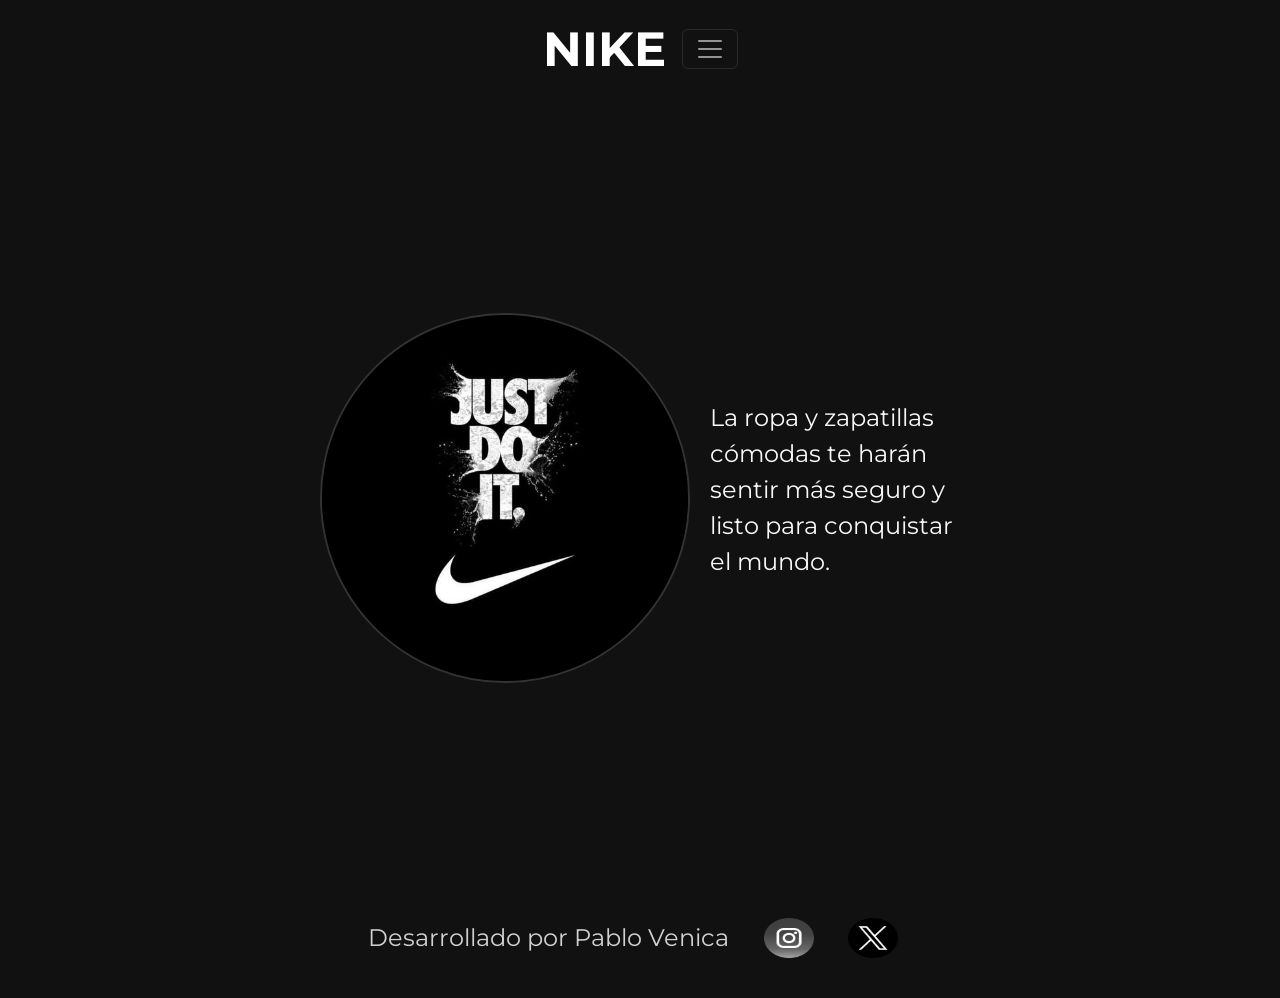
<file: index.html>
<!DOCTYPE html>
<html lang="es">
<head>
    <meta charset="UTF-8">
    <meta name="viewport" content="width=device-width, initial-scale=1.0">
    <title>Nike</title>
    <meta name="description" content="Explora la colección de ropa y zapatillas Nike. Con la comodidad de Nike, conquista el mundo con estilo y confianza.">
    <meta name="keywords" content="Nike, fan page, ropa deportiva, zapatillas, estilo, comodidad">
    <meta name="robots" content="index, follow">
    <link rel="stylesheet" href="https://cdn.jsdelivr.net/npm/bootstrap@5.3.3/dist/css/bootstrap.min.css">
    <script src="https://cdn.jsdelivr.net/npm/@popperjs/core@2.11.8/dist/umd/popper.min.js" integrity="sha384-I7E8VVD/ismYTF4hNIPjVp/Zjvgyol6VFvRkX/vR+Vc4jQkC+hVqc2pM8ODewa9r" crossorigin="anonymous"></script>
    <script src="https://cdn.jsdelivr.net/npm/bootstrap@5.3.3/dist/js/bootstrap.min.js" integrity="sha384-0pUGZvbkm6XF6gxjEnlmuGrJXVbNuzT9qBBavbLwCsOGabYfZo0T0to5eqruptLy" crossorigin="anonymous"></script>
    <link rel="stylesheet" href="./css/style.css">
</head>
<body>
    <header>
          <nav class="navbar navbar-dark bg-dark">
            <div class="container-fluid">
              <a class="navbar-brand text-white" href="#">NIKE</a>
              <button class="navbar-toggler" type="button" data-bs-toggle="offcanvas" data-bs-target="#offcanvasNavbar" aria-controls="offcanvasNavbar" aria-label="Toggle navigation">
                <span class="navbar-toggler-icon"></span>
              </button>
              <div class="offcanvas offcanvas-end bg-dark text-white" tabindex="-1" id="offcanvasNavbar" aria-labelledby="offcanvasNavbarLabel">
                <div class="offcanvas-header">
                  <h5 class="offcanvas-title text-white" id="offcanvasNavbarLabel">MENÚ</h5>
                  <button type="button" class="btn-close btn-close-white" data-bs-dismiss="offcanvas" aria-label="Close"></button>
                </div>
                <div class="offcanvas-body">
                  <ul class="navbar-nav justify-content-end flex-grow-1 pe-3">
                    <li class="nav-item">
                      <a class="nav-link active text-white" aria-current="page" href="#">Inicio</a>
                    </li>
                    <li class="nav-item">
                      <a class="nav-link text-white" href="./pages/historia.html">Historia</a>
                    </li>
                    <li class="nav-item">
                      <a class="nav-link text-white" href="./pages/productos.html">Productos</a>
                    </li>
                    <li class="nav-item">
                      <a class="nav-link text-white" href="./pages/staff.html">Staff</a>
                    </li>
                    <li class="nav-item">
                      <a class="nav-link text-white" href="./pages/contacto.html">Contacto</a>
                    </li>
                    <li class="nav-item">
                      <a class="nav-link text-white" href="./pages/edicionesespeciales.html">Ediciones Especiales</a>
                    </li>
                  </ul>
                </div>
              </div>
            </div>
          </nav>
    </header>
    <main>
        <div class="index-main">
            <img src="./assets/imagenes/logo.jpg" alt="Logo de Nike" class="img-inicio">
            <p class="frase">La ropa y zapatillas cómodas te harán sentir más seguro y listo para conquistar el mundo.</p>
        </div>
    </main>
    <footer>
        <div class="footer-content">
            <p>Desarrollado por Pablo Venica</p>
            <div class="icons">
                <a href="https://www.instagram.com/nike/" target="_blank"><img src="./assets/imagenes/logo_ig.png" alt="Logo de Instagram"></a>
                <a href="https://x.com/nikestore" target="_blank"> <img src="./assets/imagenes/logo_x.jpg" alt="Logo de Twitter/X"></a>
            </div>
        </div>
    </footer>
</body>
</html>
</file>
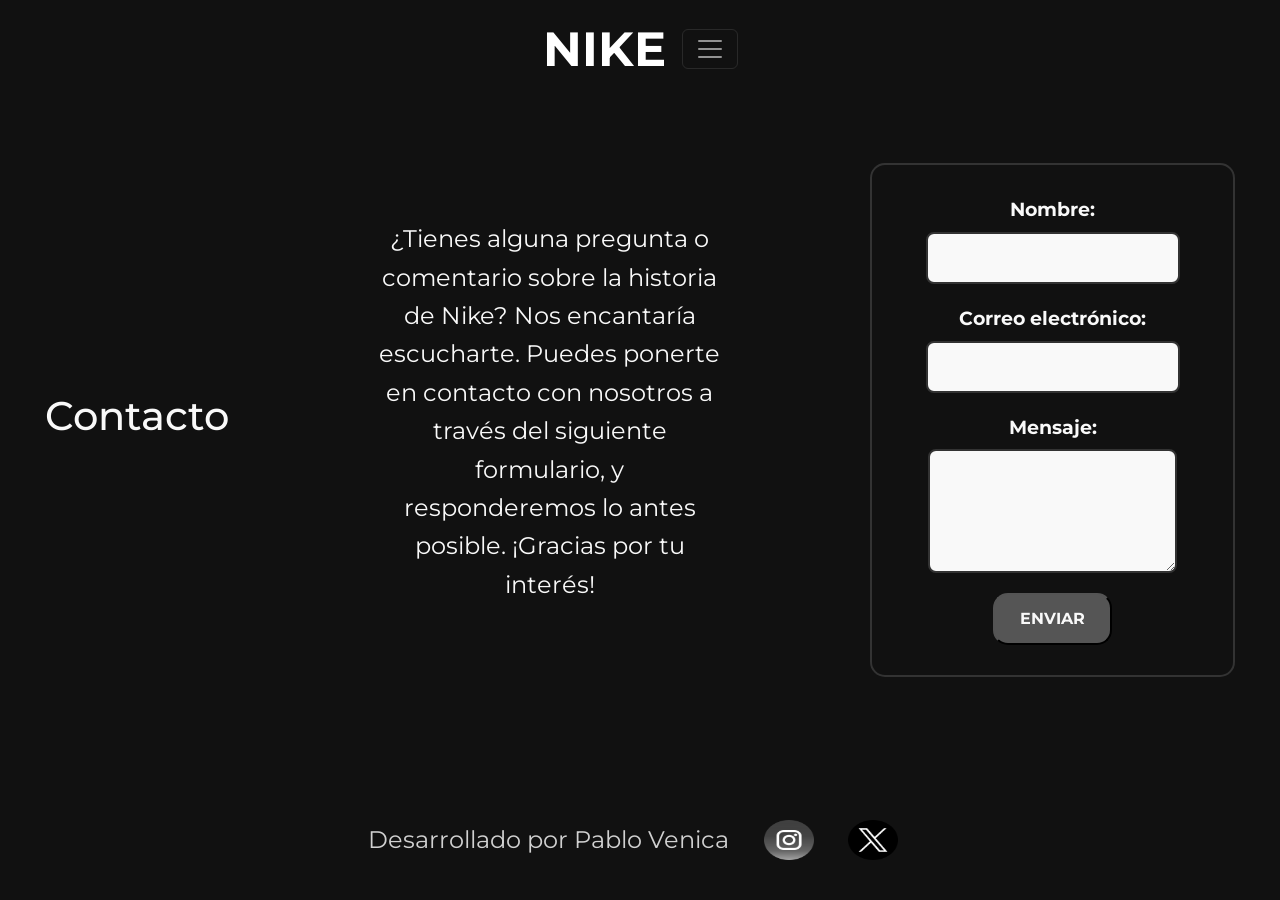
<file: pages/contacto.html>
<!DOCTYPE html>
<html lang="es">
<head>
    <meta charset="UTF-8">
    <meta name="viewport" content="width=device-width, initial-scale=1.0">
    <title>Nike</title>
    <link rel="stylesheet" href="https://cdn.jsdelivr.net/npm/bootstrap@5.3.3/dist/css/bootstrap.min.css">
    <script src="https://cdn.jsdelivr.net/npm/@popperjs/core@2.11.8/dist/umd/popper.min.js" integrity="sha384-I7E8VVD/ismYTF4hNIPjVp/Zjvgyol6VFvRkX/vR+Vc4jQkC+hVqc2pM8ODewa9r" crossorigin="anonymous"></script>
    <script src="https://cdn.jsdelivr.net/npm/bootstrap@5.3.3/dist/js/bootstrap.min.js" integrity="sha384-0pUGZvbkm6XF6gxjEnlmuGrJXVbNuzT9qBBavbLwCsOGabYfZo0T0to5eqruptLy" crossorigin="anonymous"></script>
    <link rel="stylesheet" href="../css/style.css">
</head>
<body>
    <header>
        <nav class="navbar navbar-dark bg-dark">
            <div class="container-fluid">
              <a class="navbar-brand text-white" href="../index.html">NIKE</a>
              <button class="navbar-toggler" type="button" data-bs-toggle="offcanvas" data-bs-target="#offcanvasNavbar" aria-controls="offcanvasNavbar" aria-label="Toggle navigation">
                <span class="navbar-toggler-icon"></span>
              </button>
              <div class="offcanvas offcanvas-end bg-dark text-white" tabindex="-1" id="offcanvasNavbar" aria-labelledby="offcanvasNavbarLabel">
                <div class="offcanvas-header">
                  <h5 class="offcanvas-title text-white" id="offcanvasNavbarLabel">MENÚ</h5>
                  <button type="button" class="btn-close btn-close-white" data-bs-dismiss="offcanvas" aria-label="Close"></button>
                </div>
                <div class="offcanvas-body">
                  <ul class="navbar-nav justify-content-end flex-grow-1 pe-3">
                    <li class="nav-item">
                      <a class="nav-link active text-white" aria-current="page" href="../index.html">Inicio</a>
                    </li>
                    <li class="nav-item">
                      <a class="nav-link text-white" href="../pages/historia.html">Historia</a>
                    </li>
                    <li class="nav-item">
                      <a class="nav-link text-white" href="../pages/productos.html">Productos</a>
                    </li>
                    <li class="nav-item">
                      <a class="nav-link text-white" href="../pages/staff.html">Staff</a>
                    </li>
                    <li class="nav-item">
                      <a class="nav-link text-white" href="#">Contacto</a>
                    </li>
                    <li class="nav-item">
                        <a class="nav-link text-white" href="../pages/edicionesespeciales.html">Ediciones Especiales</a>
                    </li>
                    </li>
                  </ul>
                </div>
              </div>
            </div>
          </nav>
    </header>
    <main>
        <section>
          <div class="titulos">
            <h1>Contacto</h1>
          </div>
            <p class="contacto">¿Tienes alguna pregunta o comentario sobre la historia de Nike? Nos encantaría escucharte. Puedes ponerte en contacto con nosotros a través del siguiente formulario, y responderemos lo antes posible. ¡Gracias por tu interés!</p>
            <form action="#" method="post" class="contact-form">
                <label for="name">Nombre:</label>
                <input type="text" id="name" name="name" required>

                <label for="email">Correo electrónico:</label>
                <input type="email" id="email" name="email" required>

                <label for="message">Mensaje:</label>
                <textarea id="message" name="message" rows="4" required></textarea>

                <button type="submit">Enviar</button>
            </form>
        </section>
    </main>
    <footer>
        <div class="footer-content">
            <p>Desarrollado por Pablo Venica</p>
            <div class="icons">
                <a href="https://www.instagram.com/nike/" target="_blank"><img src="../assets/imagenes/logo_ig.png" alt="Logo de Instagram"></a>
                <a href="https://x.com/nikestore" target="_blank"> <img src="../assets/imagenes/logo_x.jpg" alt="Logo de Twitter/X"></a>
            </div>
        </div>
    </footer>
</body>
</html>
</file>
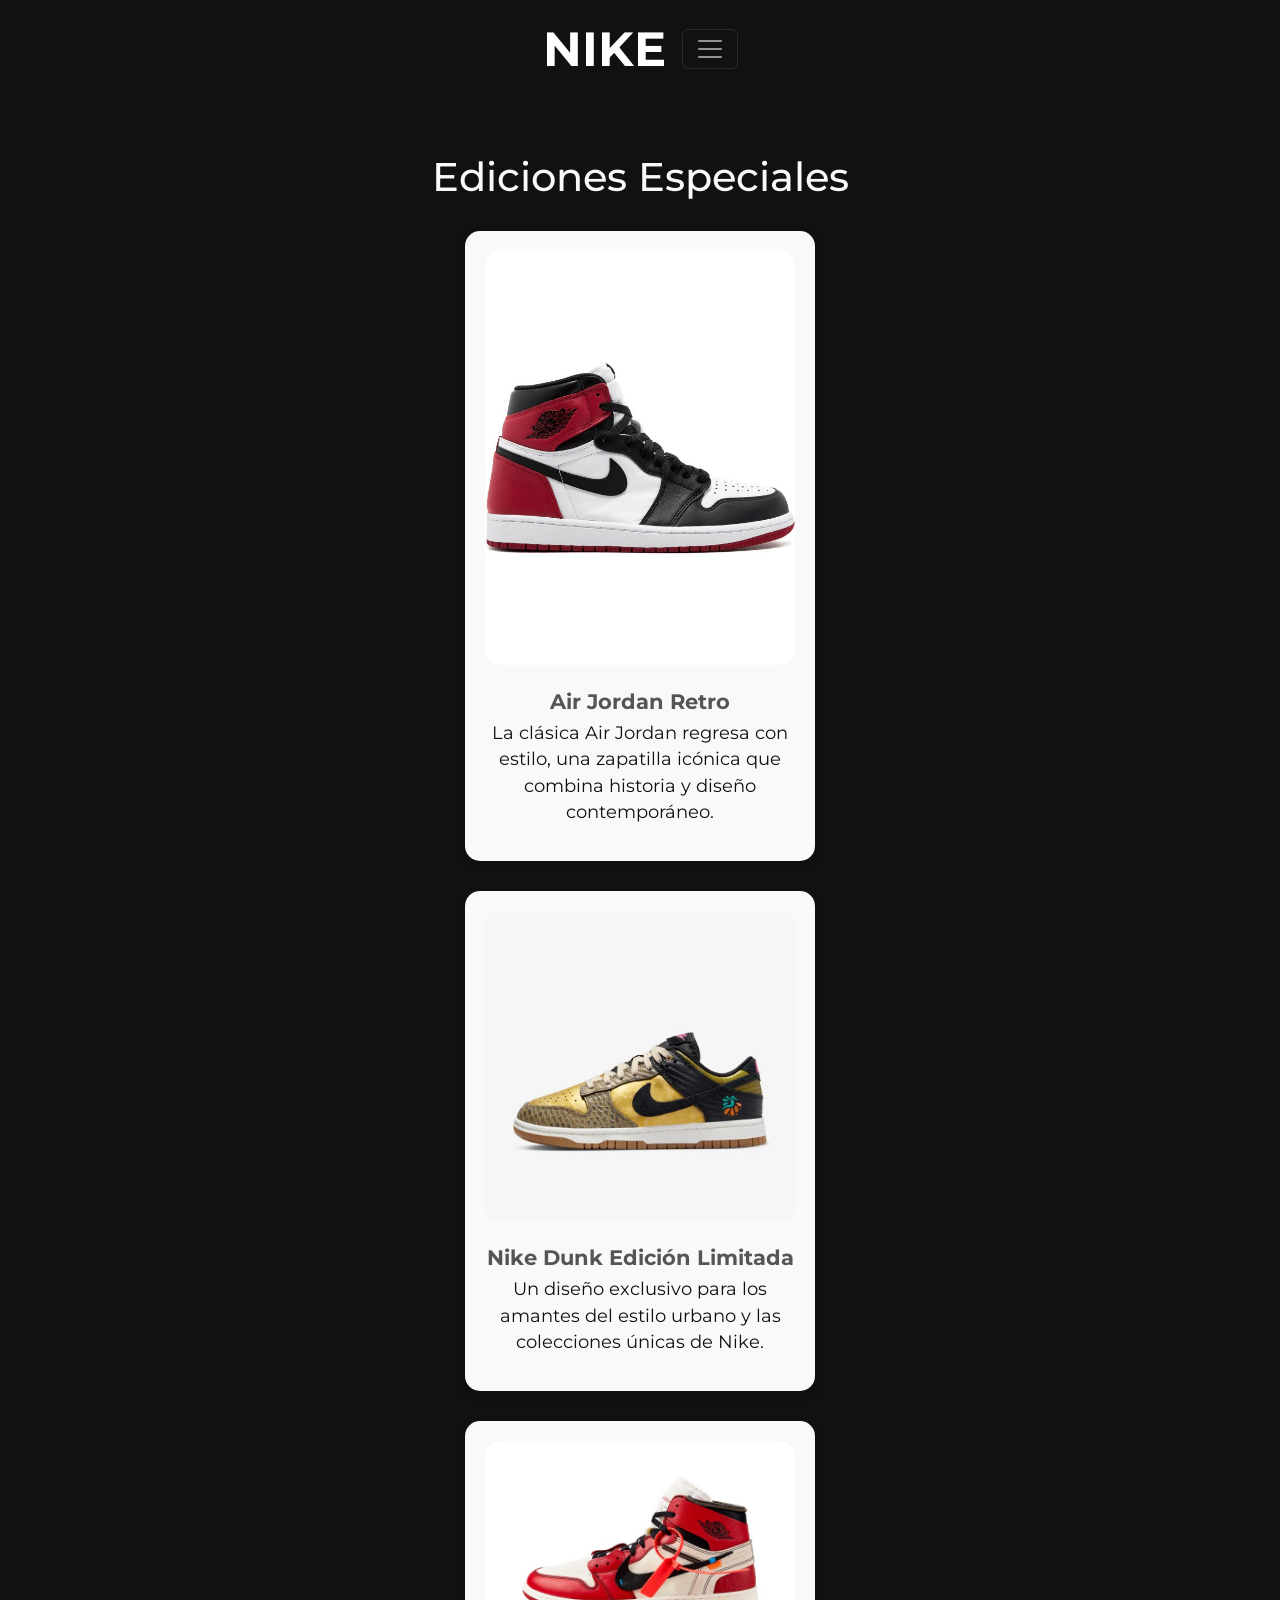
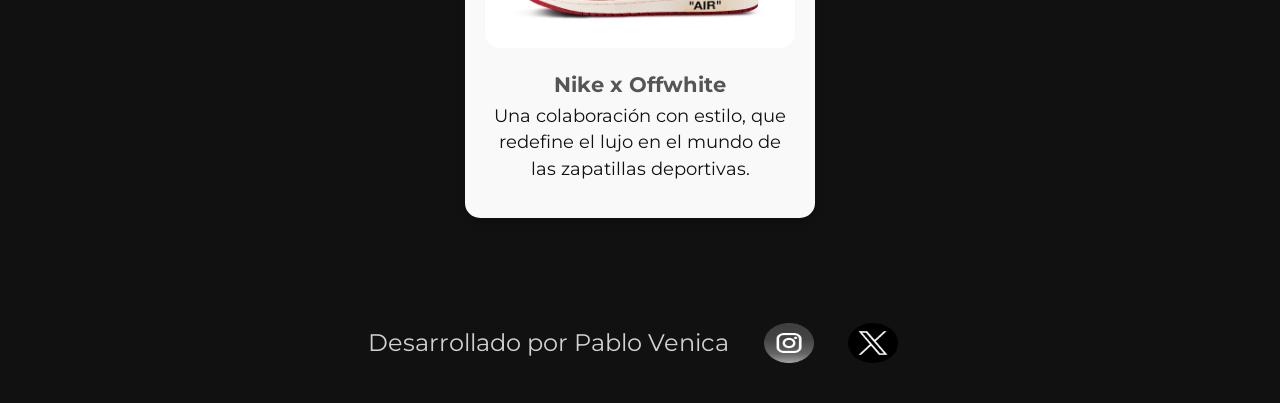
<file: pages/edicionesespeciales.html>
<!DOCTYPE html>
<html lang="es">
<head>
    <meta charset="UTF-8">
    <meta name="viewport" content="width=device-width, initial-scale=1.0">
    <title>Ediciones Especiales | Nike</title>
    <link rel="stylesheet" href="https://cdn.jsdelivr.net/npm/bootstrap@5.3.3/dist/css/bootstrap.min.css">
    <script src="https://cdn.jsdelivr.net/npm/@popperjs/core@2.11.8/dist/umd/popper.min.js" integrity="sha384-I7E8VVD/ismYTF4hNIPjVp/Zjvgyol6VFvRkX/vR+Vc4jQkC+hVqc2pM8ODewa9r" crossorigin="anonymous"></script>
    <script src="https://cdn.jsdelivr.net/npm/bootstrap@5.3.3/dist/js/bootstrap.min.js" integrity="sha384-0pUGZvbkm6XF6gxjEnlmuGrJXVbNuzT9qBBavbLwCsOGabYfZo0T0to5eqruptLy" crossorigin="anonymous"></script>
    <link rel="stylesheet" href="../css/style.css">
</head>
<body>
    <header>
        <nav class="navbar navbar-dark bg-dark">
            <div class="container-fluid">
              <a class="navbar-brand text-white" href="../index.html">NIKE</a>
              <button class="navbar-toggler" type="button" data-bs-toggle="offcanvas" data-bs-target="#offcanvasNavbar" aria-controls="offcanvasNavbar" aria-label="Toggle navigation">
                <span class="navbar-toggler-icon"></span>
              </button>
              <div class="offcanvas offcanvas-end bg-dark text-white" tabindex="-1" id="offcanvasNavbar" aria-labelledby="offcanvasNavbarLabel">
                <div class="offcanvas-header">
                  <h5 class="offcanvas-title text-white" id="offcanvasNavbarLabel">MENÚ</h5>
                  <button type="button" class="btn-close btn-close-white" data-bs-dismiss="offcanvas" aria-label="Close"></button>
                </div>
                <div class="offcanvas-body">
                  <ul class="navbar-nav justify-content-end flex-grow-1 pe-3">
                    <li class="nav-item">
                      <a class="nav-link active text-white" aria-current="page" href="../index.html">Inicio</a>
                    </li>
                    <li class="nav-item">
                      <a class="nav-link text-white" href="../pages/historia.html">Historia</a>
                    </li>
                    <li class="nav-item">
                      <a class="nav-link text-white" href="../pages/productos.html">Productos</a>
                    </li>
                    <li class="nav-item">
                      <a class="nav-link text-white" href="../pages/staff.html">Staff</a>
                    </li>
                    <li class="nav-item">
                      <a class="nav-link text-white" href="../pages/contacto.html">Contacto</a>
                    </li>
                    <li class="nav-item">
                      <a class="nav-link text-white" href="../pages/edicionesespeciales.html">Ediciones Especiales</a>
                    </li>
                  </ul>
                </div>
              </div>
            </div>
          </nav>
    </header>

    <!-- Sección Principal de Ediciones Especiales -->
    <main>
        <div class="ediciones-especiales-main">
            <h1 class="ediciones-especiales-title">Ediciones Especiales</h1>

            <!-- Primera Edición Especial -->
            <div class="edicion-especial">
                <img src="../assets/imagenes/air_jordan.jpg" alt="Air Jordan Retro" class="img-edicion">
                <h2 class="edicion-titulo">Air Jordan Retro</h2>
                <p class="edicion-descripcion">La clásica Air Jordan regresa con estilo, una zapatilla icónica que combina historia y diseño contemporáneo.</p>
            </div>

            <!-- Segunda Edición Especial -->
            <div class="edicion-especial">
                <img src="../assets/imagenes/nike_dunk.jpg" alt="Nike Dunk Edición Limitada" class="img-edicion">
                <h2 class="edicion-titulo">Nike Dunk Edición Limitada</h2>
                <p class="edicion-descripcion">Un diseño exclusivo para los amantes del estilo urbano y las colecciones únicas de Nike.</p>
            </div>

            <!-- Tercera Edición Especial -->
            <div class="edicion-especial">
                <img src="../assets/imagenes/collab_lux.jpg" alt="Colaboración Nike x Marca de Lujo" class="img-edicion">
                <h2 class="edicion-titulo">Nike x Offwhite</h2>
                <p class="edicion-descripcion">Una colaboración con estilo, que redefine el lujo en el mundo de las zapatillas deportivas.</p>
            </div>
        </div>
    </main>
    <footer>
        <div class="footer-content">
            <p>Desarrollado por Pablo Venica</p>
            <div class="icons">
                <a href="https://www.instagram.com/nike/" target="_blank"><img src="../assets/imagenes/logo_ig.png" alt="Logo de Instagram"></a>
                <a href="https://x.com/nikestore" target="_blank"><img src="../assets/imagenes/logo_x.jpg" alt="Logo de Twitter/X"></a>
            </div>
        </div>
    </footer>
</body>
</html>
</file>
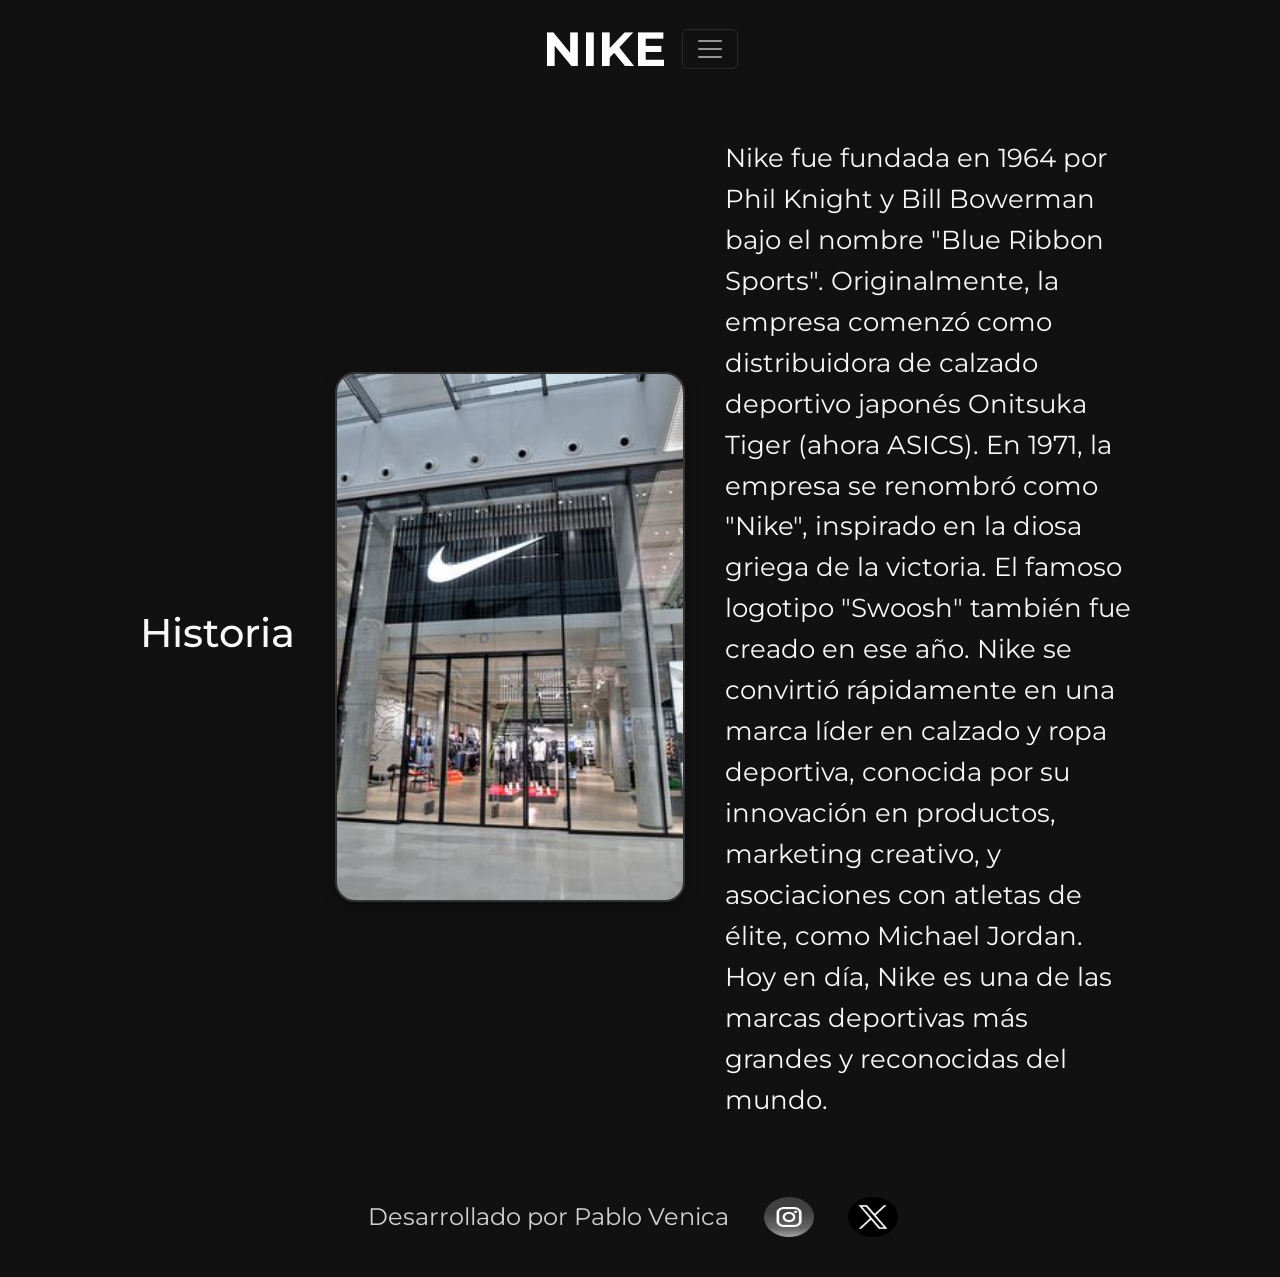
<file: pages/historia.html>
<!DOCTYPE html>
<html lang="es">
<head>
    <meta charset="UTF-8">
    <meta name="viewport" content="width=device-width, initial-scale=1.0">
    <title>Nike</title>
    <link rel="stylesheet" href="https://cdn.jsdelivr.net/npm/bootstrap@5.3.3/dist/css/bootstrap.min.css">
    <script src="https://cdn.jsdelivr.net/npm/@popperjs/core@2.11.8/dist/umd/popper.min.js" integrity="sha384-I7E8VVD/ismYTF4hNIPjVp/Zjvgyol6VFvRkX/vR+Vc4jQkC+hVqc2pM8ODewa9r" crossorigin="anonymous"></script>
    <script src="https://cdn.jsdelivr.net/npm/bootstrap@5.3.3/dist/js/bootstrap.min.js" integrity="sha384-0pUGZvbkm6XF6gxjEnlmuGrJXVbNuzT9qBBavbLwCsOGabYfZo0T0to5eqruptLy" crossorigin="anonymous"></script>
    <link rel="stylesheet" href="../css/style.css">
</head>
<body>
    <header>
        <nav class="navbar navbar-dark bg-dark">
            <div class="container-fluid">
              <a class="navbar-brand text-white" href="../index.html">NIKE</a>
              <button class="navbar-toggler" type="button" data-bs-toggle="offcanvas" data-bs-target="#offcanvasNavbar" aria-controls="offcanvasNavbar" aria-label="Toggle navigation">
                <span class="navbar-toggler-icon"></span>
              </button>
              <div class="offcanvas offcanvas-end bg-dark text-white" tabindex="-1" id="offcanvasNavbar" aria-labelledby="offcanvasNavbarLabel">
                <div class="offcanvas-header">
                  <h5 class="offcanvas-title text-white" id="offcanvasNavbarLabel">MENÚ</h5>
                  <button type="button" class="btn-close btn-close-white" data-bs-dismiss="offcanvas" aria-label="Close"></button>
                </div>
                <div class="offcanvas-body">
                  <ul class="navbar-nav justify-content-end flex-grow-1 pe-3">
                    <li class="nav-item">
                      <a class="nav-link active text-white" aria-current="page" href="../index.html">Inicio</a>
                    </li>
                    <li class="nav-item">
                      <a class="nav-link text-white" href="#">Historia</a>
                    </li>
                    <li class="nav-item">
                      <a class="nav-link text-white" href="../pages/productos.html">Productos</a>
                    </li>
                    <li class="nav-item">
                      <a class="nav-link text-white" href="../pages/staff.html">Staff</a>
                    </li>
                    <li class="nav-item">
                      <a class="nav-link text-white" href="../pages/contacto.html">Contacto</a>
                    </li>
                    <li class="nav-item">
                      <a class="nav-link text-white" href="../pages/edicionesespeciales.html">Ediciones Especiales</a>
                    </li>
                  </ul>
                </div>
              </div>
            </div>
          </nav>
    </header>
    <main>
        <div class="historia-main">
          <div class="titulos">
            <h1>Historia</h1>
          </div>
            <img src="../assets/imagenes/imagen.jpg" alt="Imagen histórica de Nike" class="img-historia">
            <p class="historia">Nike fue fundada en 1964 por Phil Knight y Bill Bowerman bajo el nombre "Blue Ribbon Sports". Originalmente, la empresa comenzó como distribuidora de calzado deportivo japonés Onitsuka Tiger (ahora ASICS). En 1971, la empresa se renombró como "Nike", inspirado en la diosa griega de la victoria. El famoso logotipo "Swoosh" también fue creado en ese año. Nike se convirtió rápidamente en una marca líder en calzado y ropa deportiva, conocida por su innovación en productos, marketing creativo, y asociaciones con atletas de élite, como Michael Jordan. Hoy en día, Nike es una de las marcas deportivas más grandes y reconocidas del mundo.</p>
        </div>
    </main>
    <footer>
        <div class="footer-content">
            <p>Desarrollado por Pablo Venica</p>
            <div class="icons">
                <a href="https://www.instagram.com/nike/" target="_blank"><img src="../assets/imagenes/logo_ig.png" alt="Logo de Instagram"></a>
                <a href="https://x.com/nikestore" target="_blank"> <img src="../assets/imagenes/logo_x.jpg" alt="Logo de Twitter/X"></a>
            </div>
        </div>
    </footer>
</body>
</html>
</file>
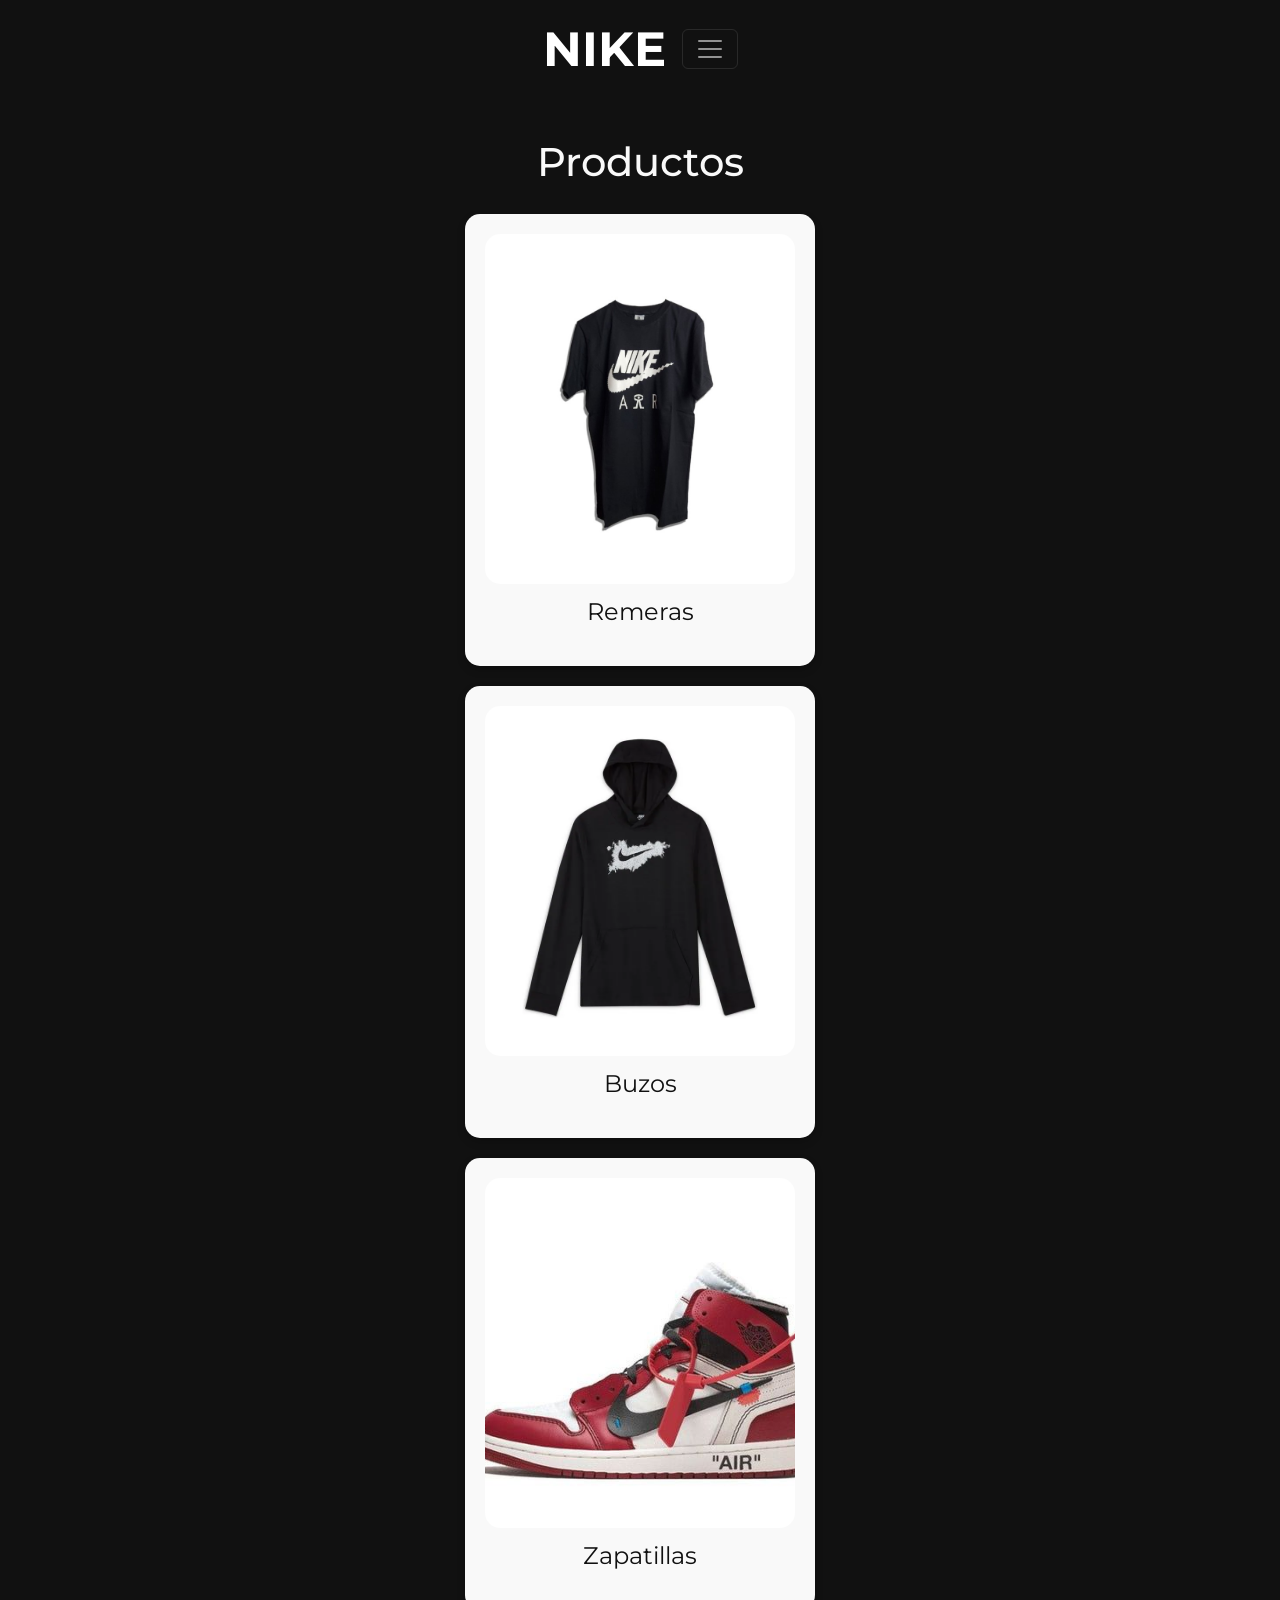
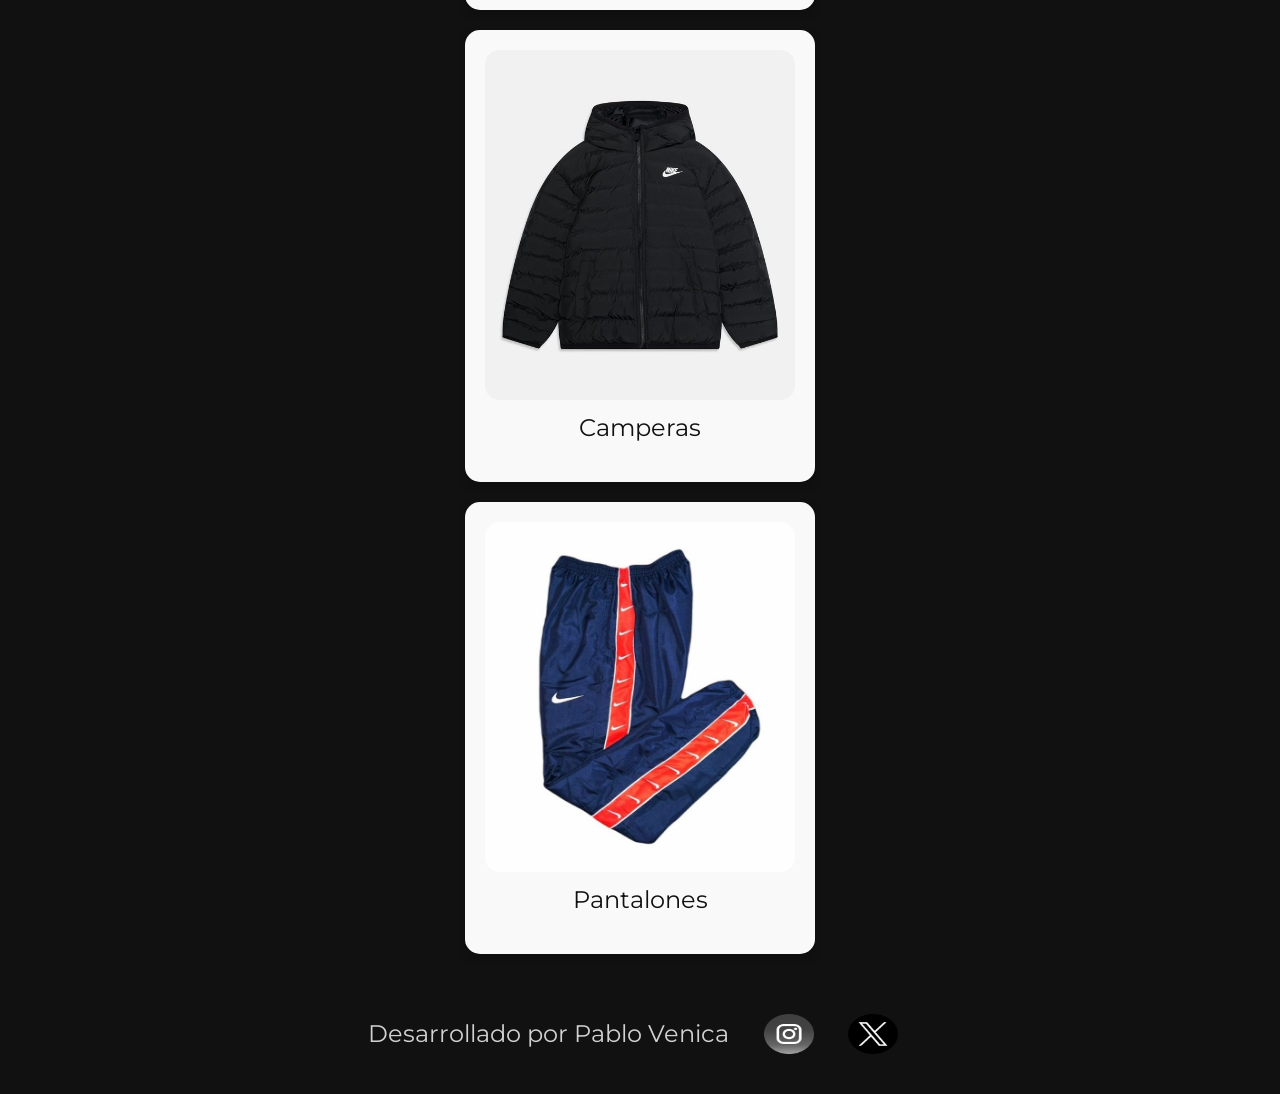
<file: pages/productos.html>
<!DOCTYPE html>
<html lang="es">
<head>
    <meta charset="UTF-8">
    <meta name="viewport" content="width=device-width, initial-scale=1.0">
    <title>Nike</title>
    <meta name="description" content="Explora la colección de ropa y zapatillas Nike. Con la comodidad de Nike, conquista el mundo con estilo y confianza.">
    <meta name="keywords" content="Nike, fan page, ropa deportiva, zapatillas, estilo, comodidad">
    <meta name="robots" content="index, follow">
    <link rel="stylesheet" href="https://cdn.jsdelivr.net/npm/bootstrap@5.3.3/dist/css/bootstrap.min.css">
    <script src="https://cdn.jsdelivr.net/npm/@popperjs/core@2.11.8/dist/umd/popper.min.js" integrity="sha384-I7E8VVD/ismYTF4hNIPjVp/Zjvgyol6VFvRkX/vR+Vc4jQkC+hVqc2pM8ODewa9r" crossorigin="anonymous"></script>
    <script src="https://cdn.jsdelivr.net/npm/bootstrap@5.3.3/dist/js/bootstrap.min.js" integrity="sha384-0pUGZvbkm6XF6gxjEnlmuGrJXVbNuzT9qBBavbLwCsOGabYfZo0T0to5eqruptLy" crossorigin="anonymous"></script>
    <link rel="stylesheet" href="../css/style.css">
</head>
<body>
    <header>
        <nav class="navbar navbar-dark bg-dark">
            <div class="container-fluid">
              <a class="navbar-brand text-white" href="../index.html">NIKE</a>
              <button class="navbar-toggler" type="button" data-bs-toggle="offcanvas" data-bs-target="#offcanvasNavbar" aria-controls="offcanvasNavbar" aria-label="Toggle navigation">
                <span class="navbar-toggler-icon"></span>
              </button>
              <div class="offcanvas offcanvas-end bg-dark text-white" tabindex="-1" id="offcanvasNavbar" aria-labelledby="offcanvasNavbarLabel">
                <div class="offcanvas-header">
                  <h5 class="offcanvas-title text-white" id="offcanvasNavbarLabel">MENÚ</h5>
                  <button type="button" class="btn-close btn-close-white" data-bs-dismiss="offcanvas" aria-label="Close"></button>
                </div>
                <div class="offcanvas-body">
                  <ul class="navbar-nav justify-content-end flex-grow-1 pe-3">
                    <li class="nav-item">
                      <a class="nav-link active text-white" aria-current="page" href="../index.html">Inicio</a>
                    </li>
                    <li class="nav-item">
                      <a class="nav-link text-white" href="../pages/historia.html">Historia</a>
                    </li>
                    <li class="nav-item">
                      <a class="nav-link text-white" href="#">Productos</a>
                    </li>
                    <li class="nav-item">
                      <a class="nav-link text-white" href="../pages/staff.html">Staff</a>
                    </li>
                    <li class="nav-item">
                      <a class="nav-link text-white" href="../pages/contacto.html">Contacto</a>
                    </li>
                    <li class="nav-item">
                      <a class="nav-link text-white" href="../pages/edicionesespeciales.html">Ediciones Especiales</a>
                    </li>
                  </ul>
                </div>
              </div>
            </div>
          </nav>
    </header>
    <main>
        <section class="productos-main">
          <div class="titulos">
            <h1>Productos</h1>
          </div>
            <div class="producto">
                <img src="../assets/imagenes/remera.jpg" alt="Remera Nike" class="img-producto">
                <p class="producto-texto">Remeras</p>
            </div>
            <div class="producto">
                <img src="../assets/imagenes/buzo.jpg" alt="Buzo Nike" class="img-producto">
                <p class="producto-texto">Buzos</p>
            </div>
            <div class="producto">
                <img src="../assets/imagenes/zapatilla.jpg" alt="Zapatilla Nike" class="img-producto">
                <p class="producto-texto">Zapatillas</p>
            </div>
            <div class="producto">
                <img src="../assets/imagenes/campera.jpg" alt="Campera Nike" class="img-producto">
                <p class="producto-texto">Camperas</p>
            </div>
            <div class="producto">
                <img src="../assets/imagenes/pantalon.jpg" alt="Pantalón Nike" class="img-producto">
                <p class="producto-texto">Pantalones</p>
            </div>
        </section>
    </main>
    <footer>
        <div class="footer-content">
            <p>Desarrollado por Pablo Venica</p>
            <div class="icons">
                <a href="https://www.instagram.com/nike/" target="_blank"><img src="../assets/imagenes/logo_ig.png" alt="Logo de Instagram"></a>
                <a href="https://x.com/nikestore" target="_blank"> <img src="../assets/imagenes/logo_x.jpg" alt="Logo de Twitter/X"></a>
            </div>
        </div>
    </footer>
</body>
</html>
</file>
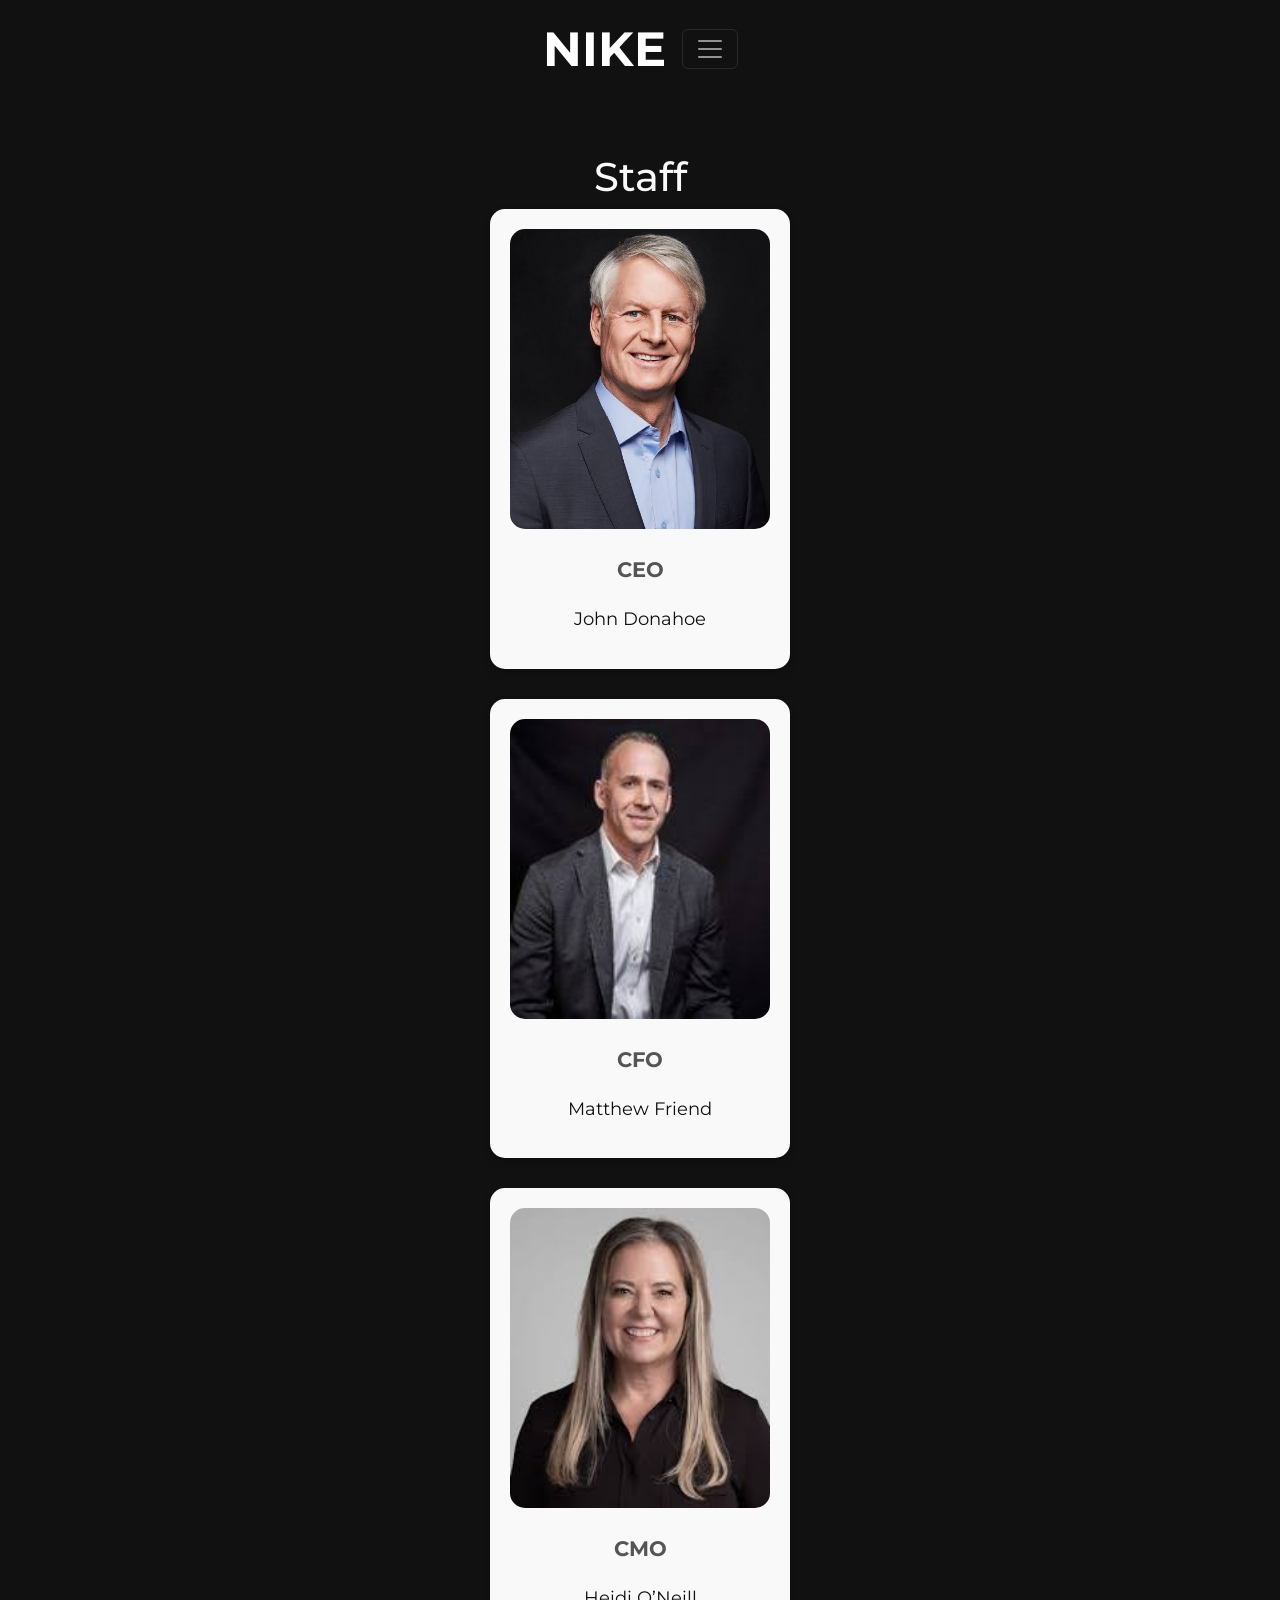
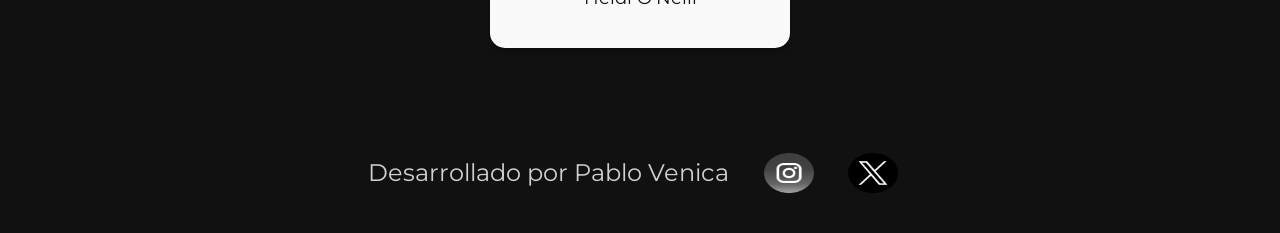
<file: pages/staff.html>
<!DOCTYPE html>
<html lang="es">
<head>
    <meta charset="UTF-8">
    <meta name="viewport" content="width=device-width, initial-scale=1.0">
    <title>Nike</title>
    <meta name="description" content="Explora la colección de ropa y zapatillas Nike. Con la comodidad de Nike, conquista el mundo con estilo y confianza.">
    <meta name="keywords" content="Nike, fan page, ropa deportiva, zapatillas, estilo, comodidad">
    <meta name="robots" content="index, follow">
    <link rel="stylesheet" href="https://cdn.jsdelivr.net/npm/bootstrap@5.3.3/dist/css/bootstrap.min.css">
    <script src="https://cdn.jsdelivr.net/npm/@popperjs/core@2.11.8/dist/umd/popper.min.js" integrity="sha384-I7E8VVD/ismYTF4hNIPjVp/Zjvgyol6VFvRkX/vR+Vc4jQkC+hVqc2pM8ODewa9r" crossorigin="anonymous"></script>
    <script src="https://cdn.jsdelivr.net/npm/bootstrap@5.3.3/dist/js/bootstrap.min.js" integrity="sha384-0pUGZvbkm6XF6gxjEnlmuGrJXVbNuzT9qBBavbLwCsOGabYfZo0T0to5eqruptLy" crossorigin="anonymous"></script>
    <link rel="stylesheet" href="../css/style.css">
</head>
<body>
    <header>
        <nav class="navbar navbar-dark bg-dark">
            <div class="container-fluid">
              <a class="navbar-brand text-white" href="../index.html">NIKE</a>
              <button class="navbar-toggler" type="button" data-bs-toggle="offcanvas" data-bs-target="#offcanvasNavbar" aria-controls="offcanvasNavbar" aria-label="Toggle navigation">
                <span class="navbar-toggler-icon"></span>
              </button>
              <div class="offcanvas offcanvas-end bg-dark text-white" tabindex="-1" id="offcanvasNavbar" aria-labelledby="offcanvasNavbarLabel">
                <div class="offcanvas-header">
                  <h5 class="offcanvas-title text-white" id="offcanvasNavbarLabel">MENÚ</h5>
                  <button type="button" class="btn-close btn-close-white" data-bs-dismiss="offcanvas" aria-label="Close"></button>
                </div>
                <div class="offcanvas-body">
                  <ul class="navbar-nav justify-content-end flex-grow-1 pe-3">
                    <li class="nav-item">
                      <a class="nav-link active text-white" aria-current="page" href="../index.html">Inicio</a>
                    </li>
                    <li class="nav-item">
                      <a class="nav-link text-white" href="../pages/historia.html">Historia</a>
                    </li>
                    <li class="nav-item">
                      <a class="nav-link text-white" href="../pages/productos.html">Productos</a>
                    </li>
                    <li class="nav-item">
                      <a class="nav-link text-white" href="#">Staff</a>
                    </li>
                    <li class="nav-item">
                      <a class="nav-link text-white" href="../pages/contacto.html">Contacto</a>
                    </li>  
                    <li class="nav-item">
                      <a class="nav-link text-white" href="../pages/edicionesespeciales.html">Ediciones Especiales</a>
                    </li>
                    </li>
                  </ul>
                </div>
              </div>
            </div>
          </nav>
    </header>
    <main>
        <div class="staff-main">
          <div class="titulos">
            <h1>Staff</h1>
          </div>
            <div class="staff-miembro">
                <img src="../assets/imagenes/ceo.jpg" alt="CEO de Nike" class="img-staff">
                <p class="staff-rol">CEO</p>
                <p class="staff-nombre">John Donahoe</p>
            </div>
            <div class="staff-miembro">
                <img src="../assets/imagenes/cfo.jpg" alt="CFO de Nike" class="img-staff">
                <p class="staff-rol">CFO</p>
                <p class="staff-nombre">Matthew Friend</p>
            </div>
            <div class="staff-miembro">
                <img src="../assets/imagenes/cmo.jpg" alt="CMO de Nike" class="img-staff">
                <p class="staff-rol">CMO</p>
                <p class="staff-nombre">Heidi O’Neill</p>
            </div>
        </div>
        
    </main>
    <footer>
        <div class="footer-content">
            <p>Desarrollado por Pablo Venica</p>
            <div class="icons">
                <a href="https://www.instagram.com/nike/" target="_blank"><img src="../assets/imagenes/logo_ig.png" alt="Logo de Instagram"></a>
                <a href="https://x.com/nikestore" target="_blank"> <img src="../assets/imagenes/logo_x.jpg" alt="Logo de Twitter/X"></a>
            </div>
        </div>
    </footer>
</body>
</html>
</file>
<file: css/style.css>
@import url("https://fonts.googleapis.com/css2?family=Montserrat:ital,wght@0,100..900;1,100..900&display=swap");
body {
  background-color: #111;
  color: #f9f9f9;
  margin: 0;
  padding: 0;
  display: flex;
  flex-direction: column;
  align-items: center;
  justify-content: center;
  min-height: 100vh;
  font-family: "Montserrat", sans-serif;
}

main {
  flex: 1;
  padding-top: 20px;
}

.navbar-dark.bg-dark {
  background-color: #111 !important;
}

.navbar-brand {
  font-size: 3rem;
  font-weight: bold;
}

.page-header {
  margin-top: 40px;
  text-align: center;
}
.page-header h1 {
  font-size: 3.5rem;
  color: #555;
  margin-bottom: 20px;
  text-transform: uppercase;
  letter-spacing: 2px;
}

h2 {
  font-size: 2.5rem;
  margin: 0;
}

.btn, main section .contact-form button {
  background-color: #555;
  color: #f9f9f9;
  padding: 12px 25px;
  border-radius: 15px;
  font-weight: bold;
  text-transform: uppercase;
  cursor: pointer;
  transition: all 0.3s ease;
}
.btn:hover, main section .contact-form button:hover {
  background-color: rgb(46.75, 46.75, 46.75);
  transform: translateY(-3px);
  box-shadow: 0px 4px 10px rgba(0, 95, 163, 0.2);
}

.index-main {
  display: flex;
  flex-direction: row;
  align-items: center;
  justify-content: center;
  padding: 15px;
  min-height: calc(100vh - 140px);
  gap: 20px;
}

.img-inicio {
  width: 370px;
  height: 370px;
  border-radius: 50%;
  object-fit: cover;
  border: 2px solid #333;
}

.frase {
  font-size: 1.5rem;
  max-width: 250px;
}

.historia-main {
  display: flex;
  flex-direction: row;
  align-items: center;
  justify-content: center;
  gap: 40px;
  margin: 20px auto;
  max-width: 1000px;
}
.historia-main .img-historia {
  width: 350px;
  height: 530px;
  object-fit: cover;
  border-radius: 20px;
  border: 2px solid #333;
  box-shadow: 0px 5px 15px rgba(0, 0, 0, 0.3);
}
.historia-main .historia {
  font-size: 1.6rem;
  line-height: 1.6;
  max-width: 500px;
}

.productos-main {
  display: grid;
  grid-template-columns: repeat(auto-fit, minmax(250px, 1fr));
  gap: 20px;
  padding: 20px;
  justify-items: center;
}

.producto {
  display: flex;
  flex-direction: column;
  align-items: center;
  justify-content: center;
  background-color: #f9f9f9;
  border-radius: 15px;
  box-shadow: 0 4px 8px rgba(0, 0, 0, 0.2);
  padding: 20px;
  transition: transform 0.3s, box-shadow 0.3s;
  text-align: center;
  width: 100%;
  max-width: 350px;
}
.producto:hover {
  transform: scale(1.05);
  box-shadow: 0 6px 12px rgba(0, 0, 0, 0.3);
}
.producto .img-producto {
  width: 100%;
  height: 350px;
  object-fit: cover;
  border-radius: 15px;
  transition: transform 0.3s ease;
}
.producto .img-producto:hover {
  transform: scale(1.1);
}
.producto .producto-texto {
  font-size: 1.5rem;
  color: #111;
  margin-top: 10px;
}

.staff-main {
  display: flex;
  flex-direction: column;
  align-items: center;
  justify-content: center;
  padding: 35px;
}

.staff-title {
  font-size: 2.5rem;
  color: #f9f9f9;
  text-align: center;
  margin-bottom: 30px;
}

.staff-miembro {
  display: flex;
  flex-direction: column;
  align-items: center;
  justify-content: center;
  background-color: #f9f9f9;
  border-radius: 15px;
  box-shadow: 0 4px 8px rgba(0, 0, 0, 0.2);
  padding: 20px;
  width: 100%;
  max-width: 300px;
  text-align: center;
  transition: transform 0.3s, box-shadow 0.3s;
  margin-bottom: 30px;
}
.staff-miembro:hover {
  transform: scale(1.05);
  box-shadow: 0 6px 12px rgba(0, 0, 0, 0.3);
}
.staff-miembro .img-staff {
  width: 100%;
  height: 300px;
  object-fit: cover;
  border-radius: 15px;
  margin-bottom: 15px;
  transition: transform 0.3s ease;
}
.staff-miembro .img-staff:hover {
  transform: scale(1.05);
}
.staff-miembro .staff-rol {
  font-weight: bold;
  font-size: 1.3rem;
  color: #555;
  margin-top: 10px;
}
.staff-miembro .staff-nombre {
  font-size: 1.1rem;
  color: #111;
  margin-top: 5px;
}

.ediciones-especiales-main {
  display: flex;
  flex-direction: column;
  align-items: center;
  justify-content: center;
  padding: 35px;
}

.ediciones-especiales-title {
  font-size: 2.5rem;
  color: #f9f9f9;
  text-align: center;
  margin-bottom: 30px;
}

.edicion-especial {
  display: flex;
  flex-direction: column;
  align-items: center;
  justify-content: center;
  background-color: #f9f9f9;
  border-radius: 15px;
  box-shadow: 0 4px 8px rgba(0, 0, 0, 0.2);
  padding: 20px;
  width: 100%;
  max-width: 350px;
  text-align: center;
  margin-bottom: 30px;
  transition: transform 0.3s, box-shadow 0.3s;
}
.edicion-especial:hover {
  transform: scale(1.05);
  box-shadow: 0 6px 12px rgba(0, 0, 0, 0.3);
}
.edicion-especial .img-edicion {
  width: 100%;
  height: auto;
  object-fit: cover;
  border-radius: 15px;
  margin-bottom: 15px;
  transition: transform 0.3s ease;
}
.edicion-especial .img-edicion:hover {
  transform: scale(1.05);
}
.edicion-especial .edicion-titulo {
  font-weight: bold;
  font-size: 1.3rem;
  color: #555;
  margin-top: 10px;
}
.edicion-especial .edicion-descripcion {
  font-size: 1.1rem;
  color: #111;
  margin-top: 5px;
}

main section {
  display: flex;
  flex-direction: row;
  align-items: center;
  justify-content: center;
  padding: 45px;
  gap: 150px;
}
main section p.contacto {
  flex-basis: 45%;
  text-align: center;
  font-size: 1.5rem;
  line-height: 1.6;
}
main section .contact-form {
  flex-basis: 45%;
  display: flex;
  flex-direction: column;
  align-items: center;
  justify-content: center;
  padding: 30px;
  border: 2px solid #333;
  border-radius: 15px;
}
main section .contact-form label {
  font-weight: bold;
  margin-bottom: 8px;
  font-size: 1.2rem;
}
main section .contact-form input,
main section .contact-form textarea {
  padding: 12px 15px;
  margin-bottom: 20px;
  border: 2px solid #333;
  border-radius: 8px;
  font-size: 1rem;
  color: #333;
  background-color: #f9f9f9;
}
main section .contact-form input:focus,
main section .contact-form textarea:focus {
  border-color: #555;
  box-shadow: 0px 0px 5px rgba(0, 119, 204, 0.3);
  outline: none;
}
footer {
  background-color: #111;
  padding: 40px 20px;
}
footer .footer-content {
  display: flex;
  flex-direction: row;
  align-items: center;
  justify-content: center;
  gap: 20px;
  width: 100%;
}
footer .footer-content p {
  font-size: 1.5rem;
  margin: 0;
  text-align: center;
  color: #d1d1d1;
}
footer .footer-content .icons img {
  width: 50px;
  height: 40px;
  margin: 0 15px;
  filter: grayscale(100%);
  transition: filter 0.3s ease;
}
footer .footer-content .icons img:hover {
  filter: grayscale(0%);
}

@media (max-width: 1024px) {
  h1 {
    font-size: 2.5rem;
  }
  h2 {
    font-size: 2rem;
  }
  .index-main,
  .historia-main,
  .staff-main,
  .ediciones-especiales-main {
    flex-direction: column;
  }
  .img-inicio, .img-historia, .img-staff, .img-edicion {
    width: 300px;
    height: auto;
  }
  .frase, .historia {
    font-size: 1.2rem;
  }
  footer .footer-content {
    flex-direction: column;
    align-items: center;
    gap: 10px;
  }
}
@media (max-width: 768px) {
  h1 {
    font-size: 2rem;
  }
  h2 {
    font-size: 1.75rem;
  }
  .index-main, .historia-main, .productos-main, .staff-main, .ediciones-especiales-main, main section {
    flex-direction: column;
    text-align: center;
  }
  .img-inicio, .img-historia, .img-producto, .img-staff, .img-edicion {
    width: 250px;
    height: auto;
  }
  .frase, .historia {
    font-size: 1rem;
    max-width: 100%;
  }
  footer .footer-content {
    flex-direction: column;
    align-items: center;
  }
}

/*# sourceMappingURL=style.css.map */
</file>
